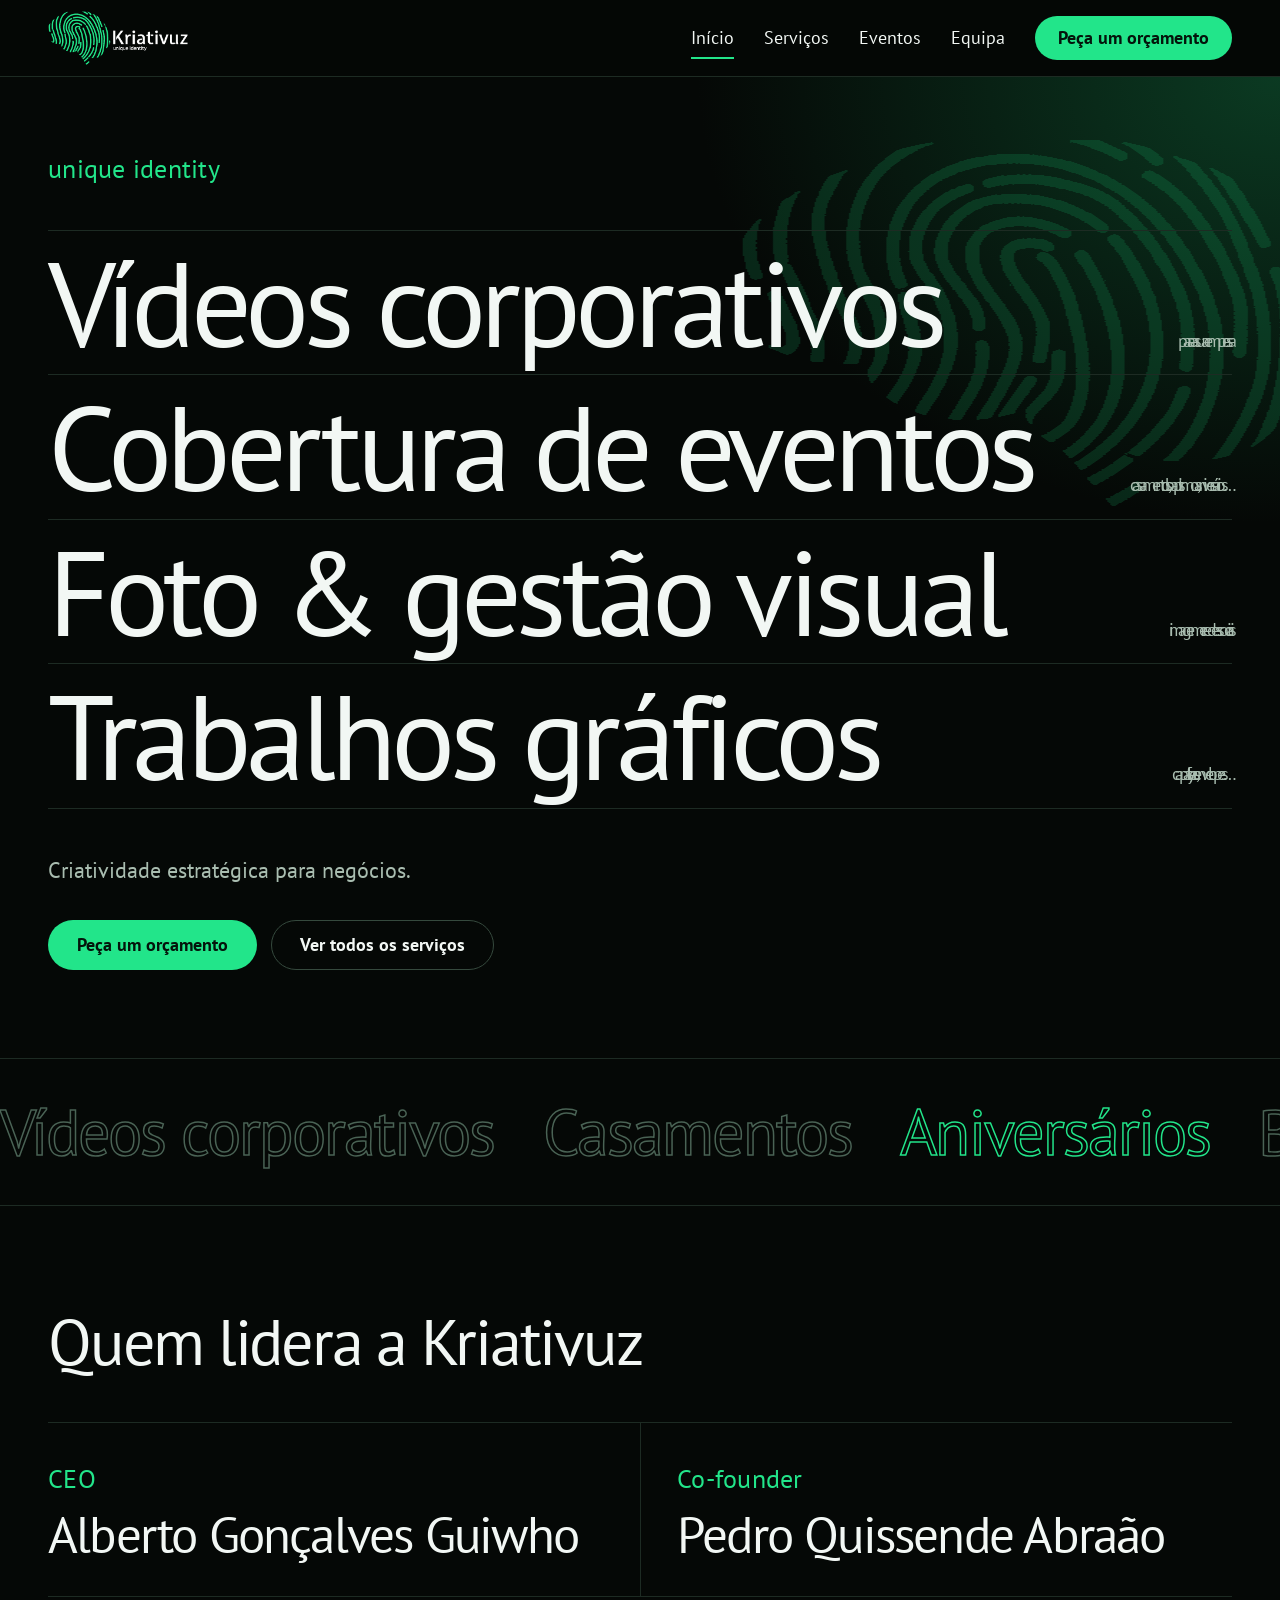
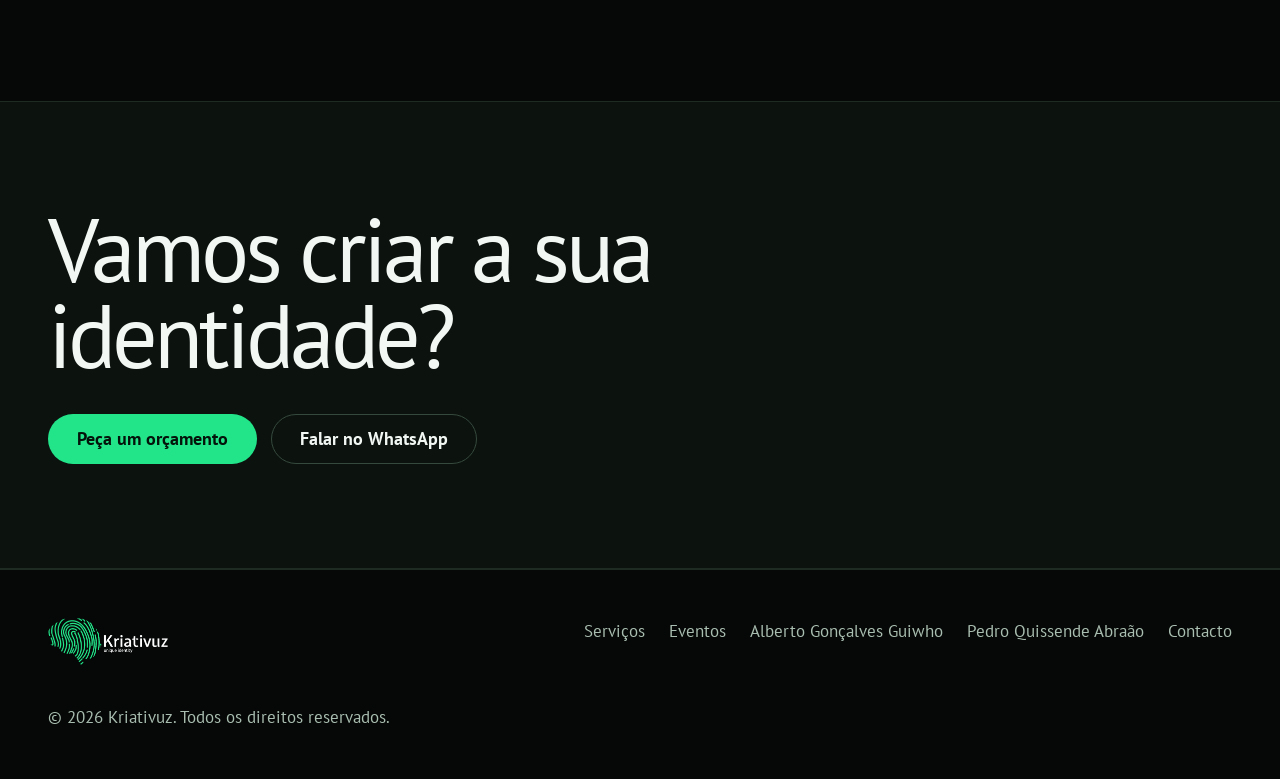
<file: index.html>
<!doctype html>
<html lang="pt-AO"><head><meta charset="utf-8"><meta name="viewport" content="width=device-width, initial-scale=1">
<title>Kriativuz – unique identity | Vídeo, foto, eventos e design</title><meta name="description" content="Vídeos corporativos, cobertura de eventos, fotografia, gestão visual e trabalhos gráficos. Criatividade estratégica para negócios."><meta name="theme-color" content="#050806">
<meta property="og:type" content="website"><meta property="og:title" content="Kriativuz – unique identity | Vídeo, foto, eventos e design"><meta property="og:description" content="Vídeos corporativos, cobertura de eventos, fotografia, gestão visual e trabalhos gráficos. Criatividade estratégica para negócios.">
<link rel="icon" type="image/png" href="assets/mark.png">
<link rel="preconnect" href="https://fonts.googleapis.com"><link rel="preconnect" href="https://fonts.gstatic.com" crossorigin>
<link href="https://fonts.googleapis.com/css2?family=PT+Sans:wght@400;700&display=swap" rel="stylesheet">
<link rel="stylesheet" href="assets/style.css"></head><body>
<a class="skip" href="#conteudo">Saltar para o conteúdo</a><div id="prog"></div><header><div class="wrap bar"><a class="brand" href="index.html" aria-label="Kriativuz – início"><img src="assets/logo.png" alt="Kriativuz – unique identity" width="140" height="55"></a>
<button class="menu" id="menu" aria-expanded="false" aria-controls="nav" aria-label="Abrir menu"><svg width="22" height="22" viewBox="0 0 24 24" fill="none" stroke="currentColor" stroke-width="2" stroke-linecap="round" aria-hidden="true"><path d="M3 6h18M3 12h18M3 18h18"/></svg></button>
<nav id="nav" aria-label="Principal"><ul><li><a href="index.html" aria-current="page">Início</a></li><li><a href="servicos.html">Serviços</a></li><li><a href="eventos.html">Eventos</a></li><li><a href="equipa.html">Equipa</a></li><li><a class="btn btn-main" href="contacto.html">Peça um orçamento</a></li></ul></nav></div></header><main id="conteudo">
<section class="hero"><img class="mark" src="assets/mark.png" alt="" width="432" height="373"><div class="wrap">
<p class="tag" style="margin:0 0 28px">unique identity</p>
<ul class="stack display">
<li><a href="servicos.html#videos">Vídeos corporativos <small>para a sua empresa</small></a></li>
<li><a href="eventos.html">Cobertura de eventos <small>casamentos, baptismos, aniversários…</small></a></li>
<li><a href="servicos.html#foto">Foto &amp; gestão visual <small>imagem e redes sociais</small></a></li>
<li><a href="servicos.html#grafico">Trabalhos gráficos <small>capas, flyers, envelopes…</small></a></li>
</ul>
<p class="lead" style="margin:0 0 32px">Criatividade estratégica para negócios.</p>
<div style="display:flex;flex-wrap:wrap;gap:14px"><a class="btn btn-main" href="contacto.html">Peça um orçamento</a><a class="btn btn-ghost" href="servicos.html">Ver todos os serviços</a></div>
</div></section>
<div class="marq" aria-hidden="true"><div><span>Vídeos corporativos</span><span>Casamentos</span><span>Aniversários</span><span>Baptismos</span><span>Noivados</span><span>Eventos corporativos</span><span>Capas</span><span>Flyers</span><span>Envelopes</span><span>Quadros digitais</span><span>Foto</span><span>Gestão visual</span><span>Vídeos corporativos</span><span>Casamentos</span><span>Aniversários</span><span>Baptismos</span><span>Noivados</span><span>Eventos corporativos</span><span>Capas</span><span>Flyers</span><span>Envelopes</span><span>Quadros digitais</span><span>Foto</span><span>Gestão visual</span></div></div>
<section><div class="wrap"><h2 class="h2">Quem lidera a Kriativuz</h2>
<div class="owners"><a href="equipa.html#alberto"><span class="tag">CEO</span><span class="n">Alberto Gonçalves Guiwho</span></a>
<a href="equipa.html#pedro"><span class="tag">Co-founder</span><span class="n">Pedro Quissende Abraão</span></a></div></div></section>
<section class="cta"><div class="wrap"><h2 class="display">Vamos criar a sua identidade?</h2><div style="display:flex;flex-wrap:wrap;gap:14px"><a class="btn btn-main" href="contacto.html">Peça um orçamento</a><a class="btn btn-ghost" href="https://wa.me/244938313789">Falar no WhatsApp</a></div></div></section></main><footer><div class="wrap"><div><img src="assets/logo.png" alt="Kriativuz" width="120" height="47"><br>© <span id="ano">2026</span> Kriativuz. Todos os direitos reservados.</div>
<ul><li><a href="servicos.html">Serviços</a></li><li><a href="eventos.html">Eventos</a></li><li><a href="equipa.html#alberto">Alberto Gonçalves Guiwho</a></li><li><a href="equipa.html#pedro">Pedro Quissende Abraão</a></li><li><a href="contacto.html">Contacto</a></li></ul></div></footer>
<script src="assets/main.js"></script></body></html>
</file>
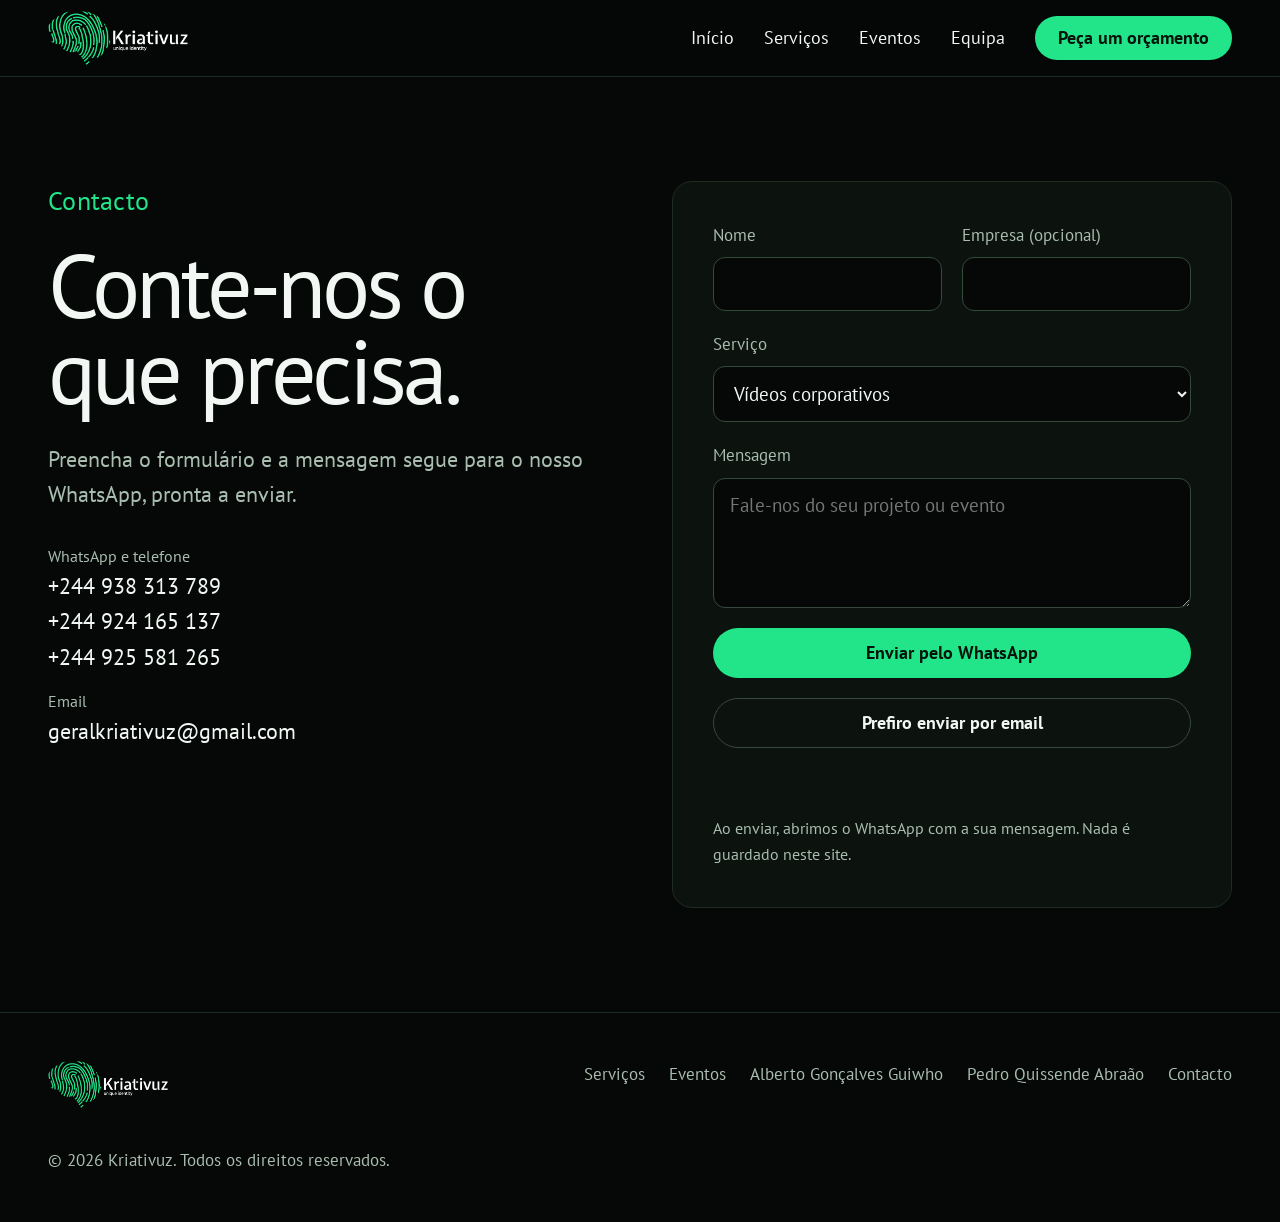
<file: contacto.html>
<!doctype html>
<html lang="pt-AO"><head><meta charset="utf-8"><meta name="viewport" content="width=device-width, initial-scale=1">
<title>Contacto | Kriativuz</title><meta name="description" content="Peça um orçamento à Kriativuz por WhatsApp ou email."><meta name="theme-color" content="#050806">
<meta property="og:type" content="website"><meta property="og:title" content="Contacto | Kriativuz"><meta property="og:description" content="Peça um orçamento à Kriativuz por WhatsApp ou email.">
<link rel="icon" type="image/png" href="assets/mark.png">
<link rel="preconnect" href="https://fonts.googleapis.com"><link rel="preconnect" href="https://fonts.gstatic.com" crossorigin>
<link href="https://fonts.googleapis.com/css2?family=PT+Sans:wght@400;700&display=swap" rel="stylesheet">
<link rel="stylesheet" href="assets/style.css"></head><body>
<a class="skip" href="#conteudo">Saltar para o conteúdo</a><div id="prog"></div><header><div class="wrap bar"><a class="brand" href="index.html" aria-label="Kriativuz – início"><img src="assets/logo.png" alt="Kriativuz – unique identity" width="140" height="55"></a>
<button class="menu" id="menu" aria-expanded="false" aria-controls="nav" aria-label="Abrir menu"><svg width="22" height="22" viewBox="0 0 24 24" fill="none" stroke="currentColor" stroke-width="2" stroke-linecap="round" aria-hidden="true"><path d="M3 6h18M3 12h18M3 18h18"/></svg></button>
<nav id="nav" aria-label="Principal"><ul><li><a href="index.html">Início</a></li><li><a href="servicos.html">Serviços</a></li><li><a href="eventos.html">Eventos</a></li><li><a href="equipa.html">Equipa</a></li><li><a class="btn btn-main" href="contacto.html" aria-current="page">Peça um orçamento</a></li></ul></nav></div></header><main id="conteudo">
<section><div class="wrap contact"><div><p class="tag" style="margin:0 0 20px">Contacto</p><h1 class="display" style="font-size:clamp(44px,7vw,104px)">Conte-nos o que precisa.</h1>
<p class="lead" style="margin-top:28px">Preencha o formulário e a mensagem segue para o nosso WhatsApp, pronta a enviar.</p>
<ul class="direct"><li><small>WhatsApp e telefone</small><a href="tel:+244938313789">+244 938 313 789</a><br><a href="tel:+244924165137">+244 924 165 137</a><br><a href="tel:+244925581265">+244 925 581 265</a></li>
<li><small>Email</small><a href="mailto:geralkriativuz@gmail.com">geralkriativuz@gmail.com</a></li></ul></div>
<form id="form" novalidate><div class="row"><label>Nome<input id="nome" autocomplete="name" required></label><label>Empresa (opcional)<input id="empresa" autocomplete="organization"></label></div>
<label>Serviço<select id="servico"><option>Vídeos corporativos</option><option>Cobertura de eventos</option><option>Foto</option><option>Gestão visual</option><option>Trabalhos gráficos</option><option>Outro / ainda não sei</option></select></label>
<label>Mensagem<textarea id="msg" required placeholder="Fale-nos do seu projeto ou evento"></textarea></label>
<button class="btn btn-main" type="submit">Enviar pelo WhatsApp</button><button class="btn btn-ghost" type="button" id="mail">Prefiro enviar por email</button>
<p id="status" role="status" aria-live="polite"></p><p class="hint">Ao enviar, abrimos o WhatsApp com a sua mensagem. Nada é guardado neste site.</p></form></div></section></main><footer><div class="wrap"><div><img src="assets/logo.png" alt="Kriativuz" width="120" height="47"><br>© <span id="ano">2026</span> Kriativuz. Todos os direitos reservados.</div>
<ul><li><a href="servicos.html">Serviços</a></li><li><a href="eventos.html">Eventos</a></li><li><a href="equipa.html#alberto">Alberto Gonçalves Guiwho</a></li><li><a href="equipa.html#pedro">Pedro Quissende Abraão</a></li><li><a href="contacto.html">Contacto</a></li></ul></div></footer>
<script src="assets/main.js"></script></body></html>
</file>
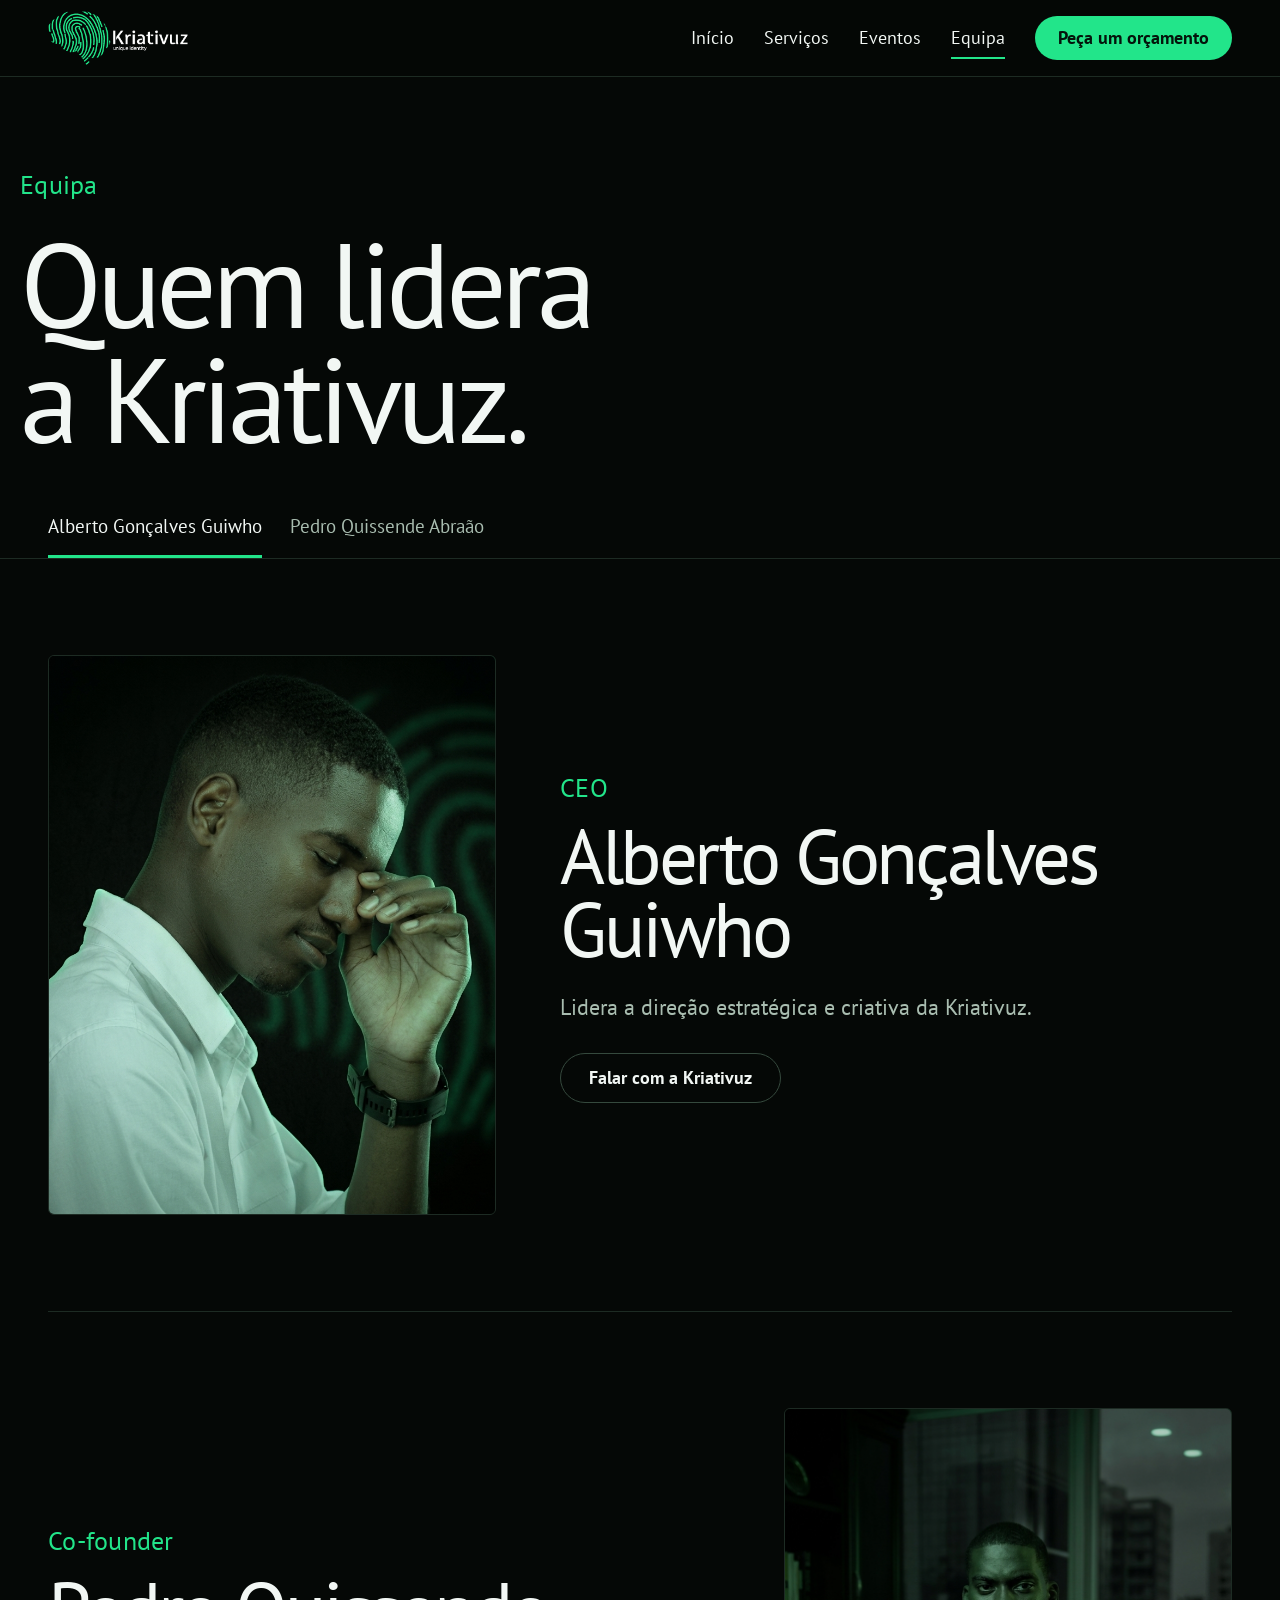
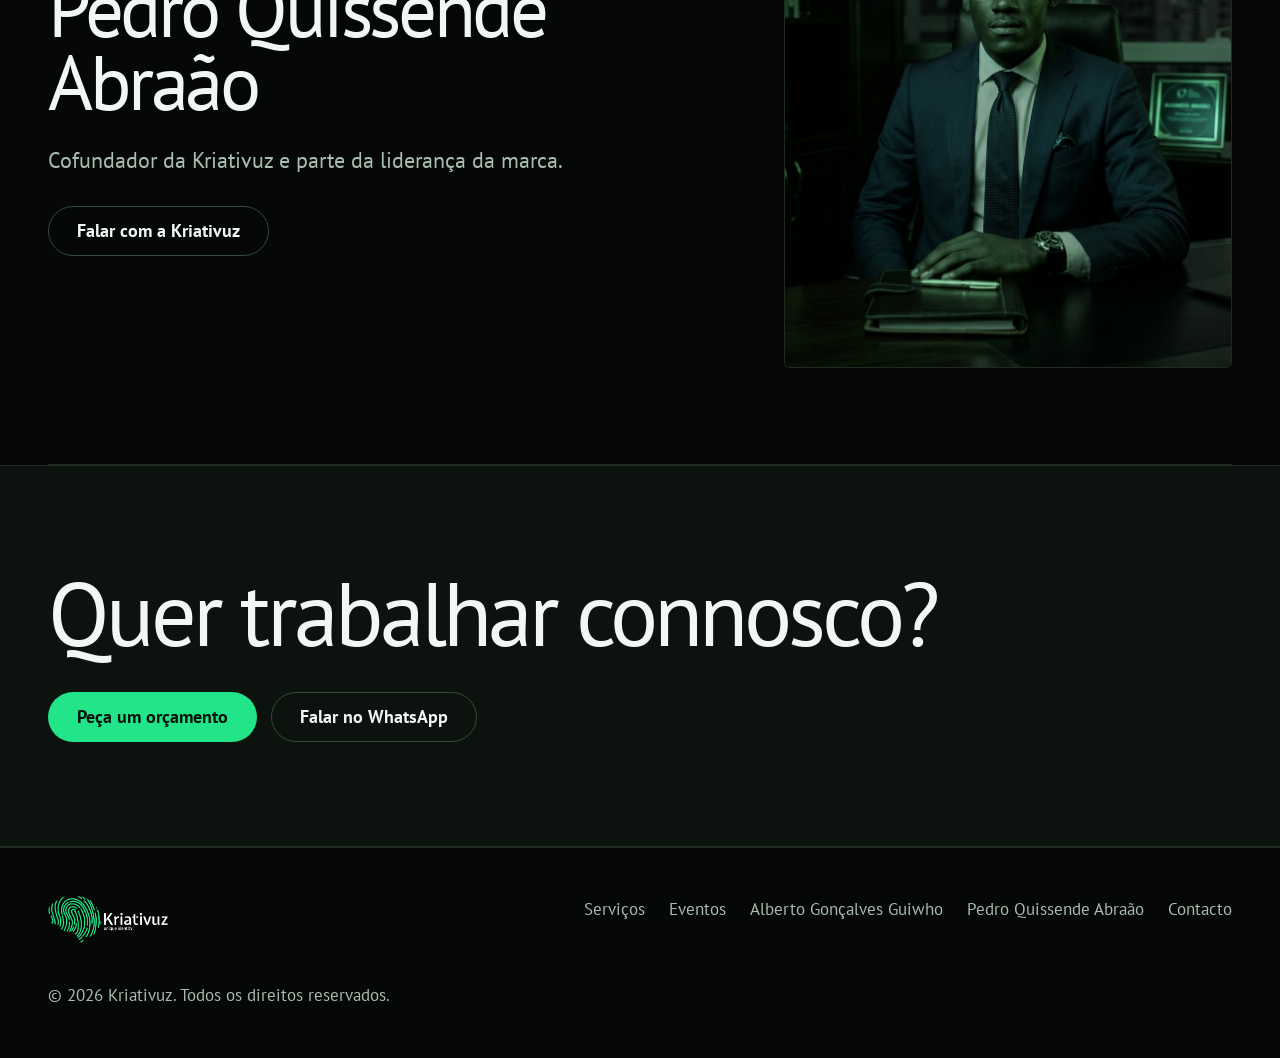
<file: equipa.html>
<!doctype html>
<html lang="pt-AO"><head><meta charset="utf-8"><meta name="viewport" content="width=device-width, initial-scale=1">
<title>Equipa | Kriativuz</title><meta name="description" content="Conheça Alberto Gonçalves Guiwho (CEO) e Pedro Quissende Abraão (Co-founder), os donos da Kriativuz."><meta name="theme-color" content="#050806">
<meta property="og:type" content="website"><meta property="og:title" content="Equipa | Kriativuz"><meta property="og:description" content="Conheça Alberto Gonçalves Guiwho (CEO) e Pedro Quissende Abraão (Co-founder), os donos da Kriativuz.">
<link rel="icon" type="image/png" href="assets/mark.png">
<link rel="preconnect" href="https://fonts.googleapis.com"><link rel="preconnect" href="https://fonts.gstatic.com" crossorigin>
<link href="https://fonts.googleapis.com/css2?family=PT+Sans:wght@400;700&display=swap" rel="stylesheet">
<link rel="stylesheet" href="assets/style.css"></head><body>
<a class="skip" href="#conteudo">Saltar para o conteúdo</a><div id="prog"></div><header><div class="wrap bar"><a class="brand" href="index.html" aria-label="Kriativuz – início"><img src="assets/logo.png" alt="Kriativuz – unique identity" width="140" height="55"></a>
<button class="menu" id="menu" aria-expanded="false" aria-controls="nav" aria-label="Abrir menu"><svg width="22" height="22" viewBox="0 0 24 24" fill="none" stroke="currentColor" stroke-width="2" stroke-linecap="round" aria-hidden="true"><path d="M3 6h18M3 12h18M3 18h18"/></svg></button>
<nav id="nav" aria-label="Principal"><ul><li><a href="index.html">Início</a></li><li><a href="servicos.html">Serviços</a></li><li><a href="eventos.html">Eventos</a></li><li><a href="equipa.html" aria-current="page">Equipa</a></li><li><a class="btn btn-main" href="contacto.html">Peça um orçamento</a></li></ul></nav></div></header><main id="conteudo">
<div class="wrap page-h" style="padding-bottom:40px"><p class="tag" style="margin:0 0 20px">Equipa</p><h1 class="display">Quem lidera<br>a Kriativuz.</h1></div>
<nav class="sub" aria-label="Sócios"><div class="wrap"><a href="#alberto" class="on">Alberto Gonçalves Guiwho</a><a href="#pedro">Pedro Quissende Abraão</a></div></nav>
<div class="wrap">
<!-- Para a foto: guarde assets/alberto.jpg e assets/pedro.jpg (proporção 4:5). Para a biografia: edite o texto abaixo. -->
<section class="person " id="alberto" style="padding-left:0;padding-right:0"><div class="ph"><span class="ini" aria-hidden="true">AG</span><img class="foto" src="assets/alberto.jpg" alt="Alberto Gonçalves Guiwho" onerror="this.remove()"></div>
<div><p class="tag" style="margin:0">CEO</p><h2 class="display">Alberto Gonçalves Guiwho</h2><p class="lead" style="margin:0 0 28px">Lidera a direção estratégica e criativa da Kriativuz.</p><a class="btn btn-ghost" href="contacto.html">Falar com a Kriativuz</a></div></section>
<section class="person rev" id="pedro" style="padding-left:0;padding-right:0"><div class="ph"><span class="ini" aria-hidden="true">PA</span><img class="foto" src="assets/pedro.jpg" alt="Pedro Quissende Abraão" onerror="this.remove()"></div>
<div><p class="tag" style="margin:0">Co-founder</p><h2 class="display">Pedro Quissende Abraão</h2><p class="lead" style="margin:0 0 28px">Cofundador da Kriativuz e parte da liderança da marca.</p><a class="btn btn-ghost" href="contacto.html">Falar com a Kriativuz</a></div></section>
</div><section class="cta"><div class="wrap"><h2 class="display">Quer trabalhar connosco?</h2><div style="display:flex;flex-wrap:wrap;gap:14px"><a class="btn btn-main" href="contacto.html">Peça um orçamento</a><a class="btn btn-ghost" href="https://wa.me/244938313789">Falar no WhatsApp</a></div></div></section></main><footer><div class="wrap"><div><img src="assets/logo.png" alt="Kriativuz" width="120" height="47"><br>© <span id="ano">2026</span> Kriativuz. Todos os direitos reservados.</div>
<ul><li><a href="servicos.html">Serviços</a></li><li><a href="eventos.html">Eventos</a></li><li><a href="equipa.html#alberto">Alberto Gonçalves Guiwho</a></li><li><a href="equipa.html#pedro">Pedro Quissende Abraão</a></li><li><a href="contacto.html">Contacto</a></li></ul></div></footer>
<script src="assets/main.js"></script></body></html>
</file>
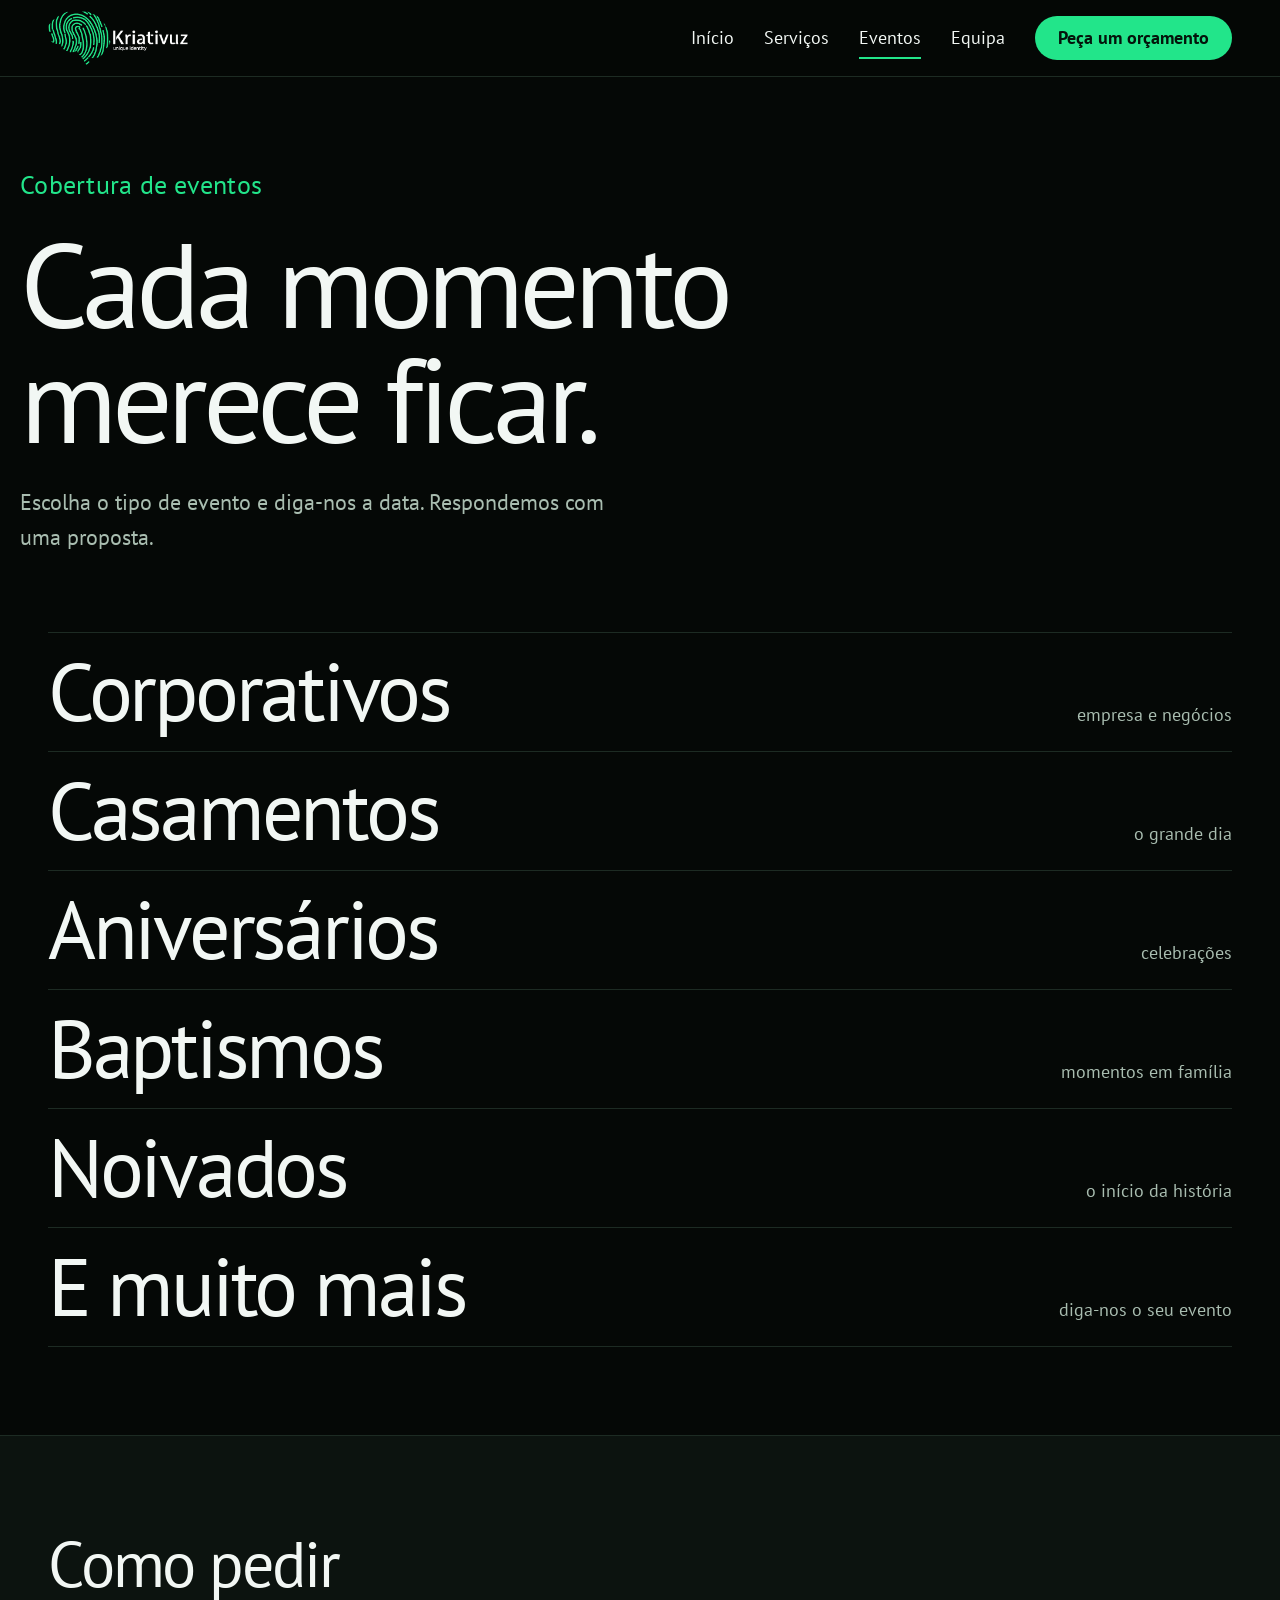
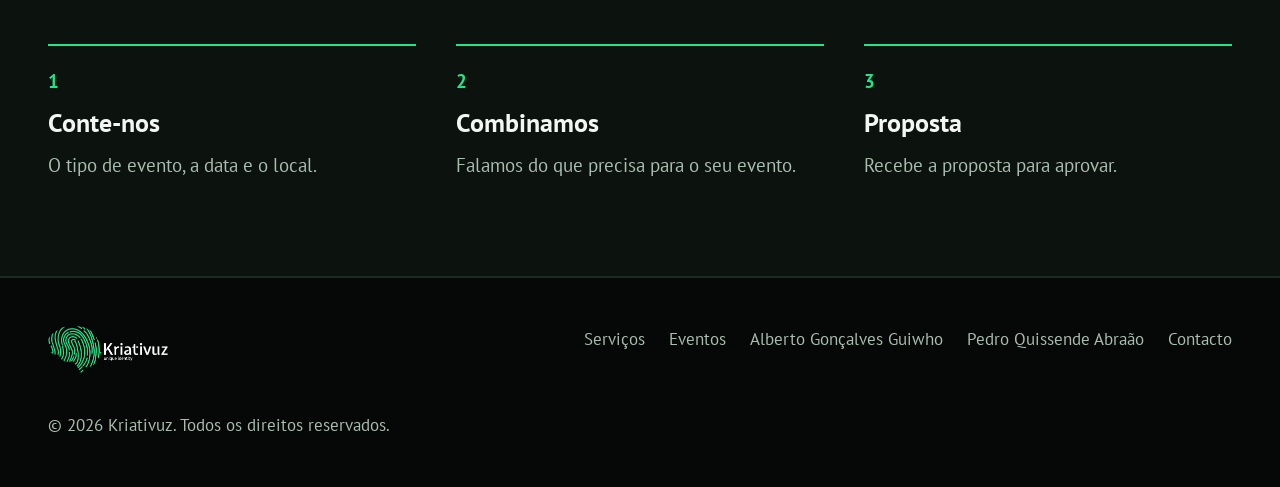
<file: eventos.html>
<!doctype html>
<html lang="pt-AO"><head><meta charset="utf-8"><meta name="viewport" content="width=device-width, initial-scale=1">
<title>Cobertura de eventos | Kriativuz</title><meta name="description" content="Cobertura de eventos corporativos, casamentos, aniversários, baptismos, noivados e muito mais."><meta name="theme-color" content="#050806">
<meta property="og:type" content="website"><meta property="og:title" content="Cobertura de eventos | Kriativuz"><meta property="og:description" content="Cobertura de eventos corporativos, casamentos, aniversários, baptismos, noivados e muito mais.">
<link rel="icon" type="image/png" href="assets/mark.png">
<link rel="preconnect" href="https://fonts.googleapis.com"><link rel="preconnect" href="https://fonts.gstatic.com" crossorigin>
<link href="https://fonts.googleapis.com/css2?family=PT+Sans:wght@400;700&display=swap" rel="stylesheet">
<link rel="stylesheet" href="assets/style.css"></head><body>
<a class="skip" href="#conteudo">Saltar para o conteúdo</a><div id="prog"></div><header><div class="wrap bar"><a class="brand" href="index.html" aria-label="Kriativuz – início"><img src="assets/logo.png" alt="Kriativuz – unique identity" width="140" height="55"></a>
<button class="menu" id="menu" aria-expanded="false" aria-controls="nav" aria-label="Abrir menu"><svg width="22" height="22" viewBox="0 0 24 24" fill="none" stroke="currentColor" stroke-width="2" stroke-linecap="round" aria-hidden="true"><path d="M3 6h18M3 12h18M3 18h18"/></svg></button>
<nav id="nav" aria-label="Principal"><ul><li><a href="index.html">Início</a></li><li><a href="servicos.html">Serviços</a></li><li><a href="eventos.html" aria-current="page">Eventos</a></li><li><a href="equipa.html">Equipa</a></li><li><a class="btn btn-main" href="contacto.html">Peça um orçamento</a></li></ul></nav></div></header><main id="conteudo">
<div class="wrap page-h"><p class="tag" style="margin:0 0 20px">Cobertura de eventos</p><h1 class="display">Cada momento<br>merece ficar.</h1><p class="lead" style="margin-top:28px">Escolha o tipo de evento e diga-nos a data. Respondemos com uma proposta.</p></div>
<div class="wrap" style="padding-bottom:88px"><ul class="evt"><li><a href="contacto.html?servico=Cobertura%20de%20eventos&amp;evento=Corporativos">Corporativos<small>empresa e negócios</small></a></li><li><a href="contacto.html?servico=Cobertura%20de%20eventos&amp;evento=Casamentos">Casamentos<small>o grande dia</small></a></li><li><a href="contacto.html?servico=Cobertura%20de%20eventos&amp;evento=Aniversários">Aniversários<small>celebrações</small></a></li><li><a href="contacto.html?servico=Cobertura%20de%20eventos&amp;evento=Baptismos">Baptismos<small>momentos em família</small></a></li><li><a href="contacto.html?servico=Cobertura%20de%20eventos&amp;evento=Noivados">Noivados<small>o início da história</small></a></li><li><a href="contacto.html?servico=Cobertura%20de%20eventos&amp;evento=E%20muito%20mais">E muito mais<small>diga-nos o seu evento</small></a></li></ul></div>
<section class="cta" style="padding:96px 0"><div class="wrap"><h2 class="h2">Como pedir</h2><ol class="steps"><li><strong>Conte-nos</strong><span>O tipo de evento, a data e o local.</span></li><li><strong>Combinamos</strong><span>Falamos do que precisa para o seu evento.</span></li><li><strong>Proposta</strong><span>Recebe a proposta para aprovar.</span></li></ol></div></section></main><footer><div class="wrap"><div><img src="assets/logo.png" alt="Kriativuz" width="120" height="47"><br>© <span id="ano">2026</span> Kriativuz. Todos os direitos reservados.</div>
<ul><li><a href="servicos.html">Serviços</a></li><li><a href="eventos.html">Eventos</a></li><li><a href="equipa.html#alberto">Alberto Gonçalves Guiwho</a></li><li><a href="equipa.html#pedro">Pedro Quissende Abraão</a></li><li><a href="contacto.html">Contacto</a></li></ul></div></footer>
<script src="assets/main.js"></script></body></html>
</file>
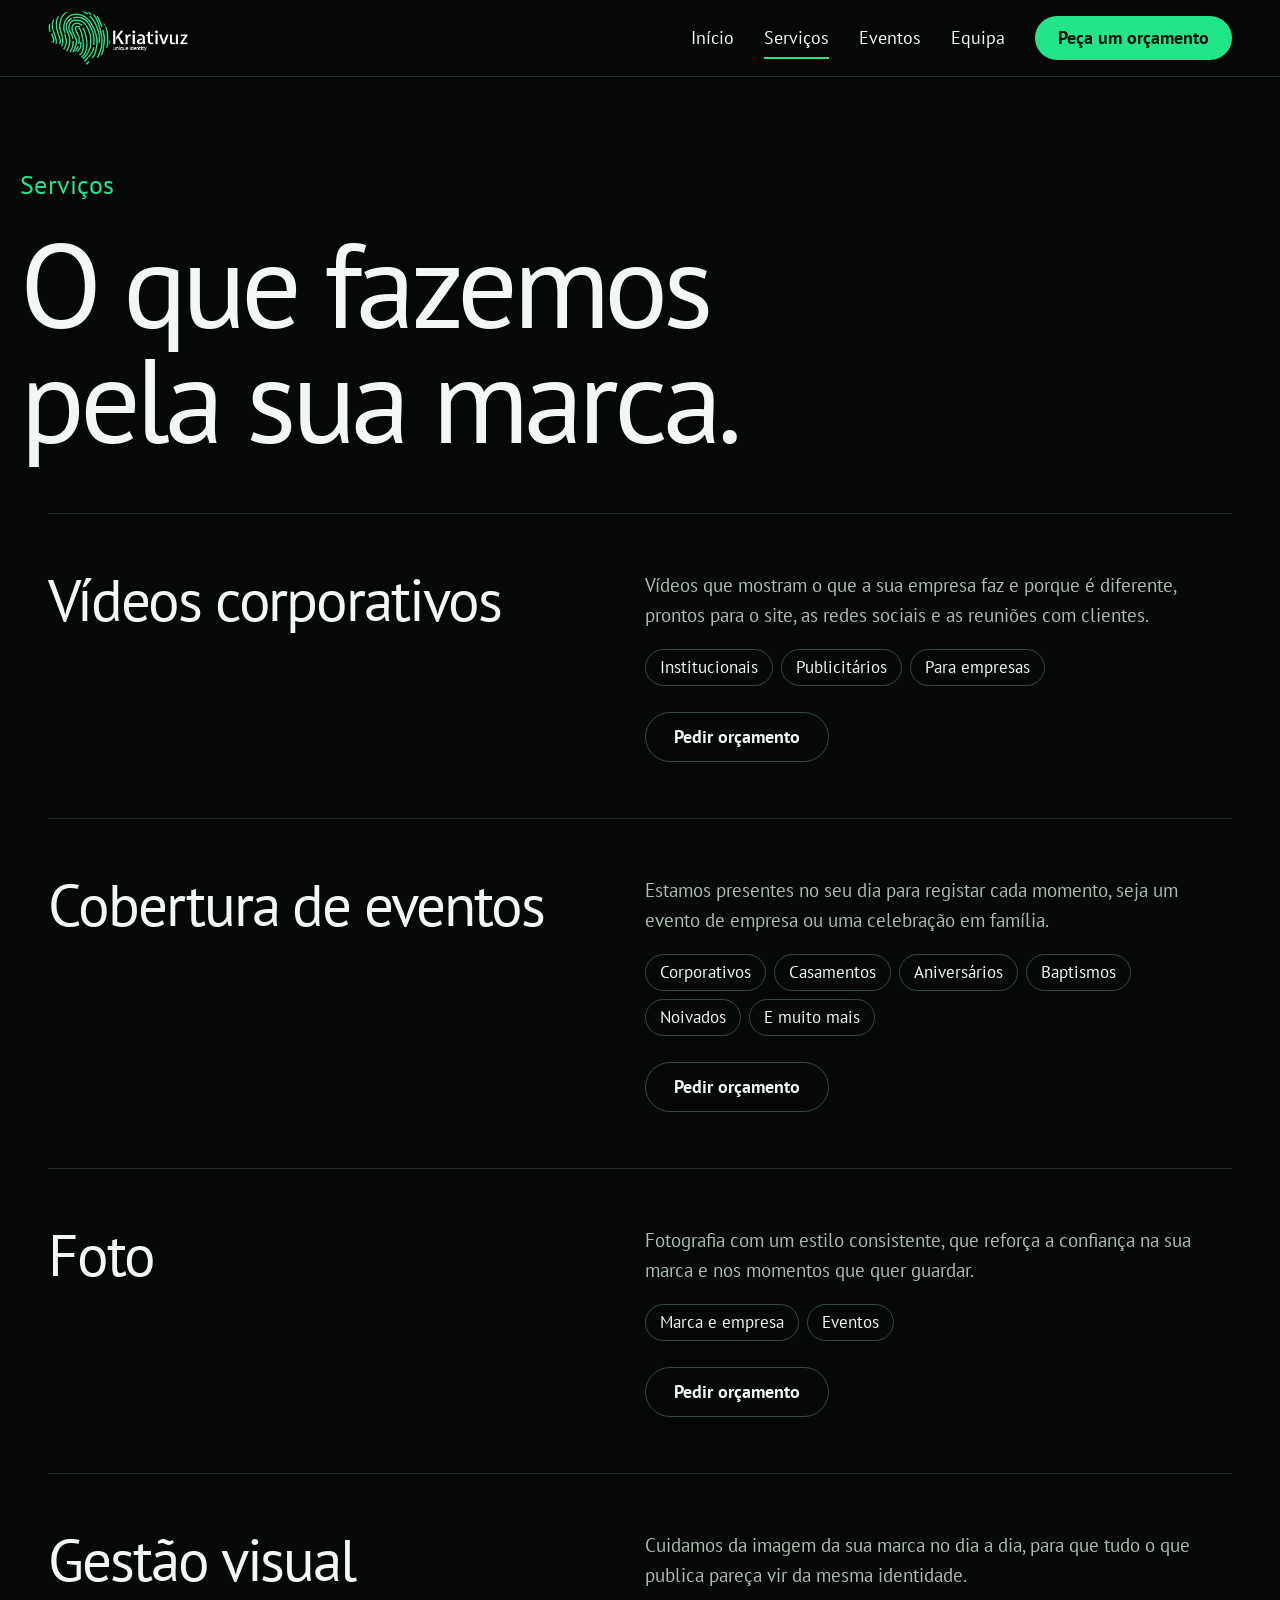
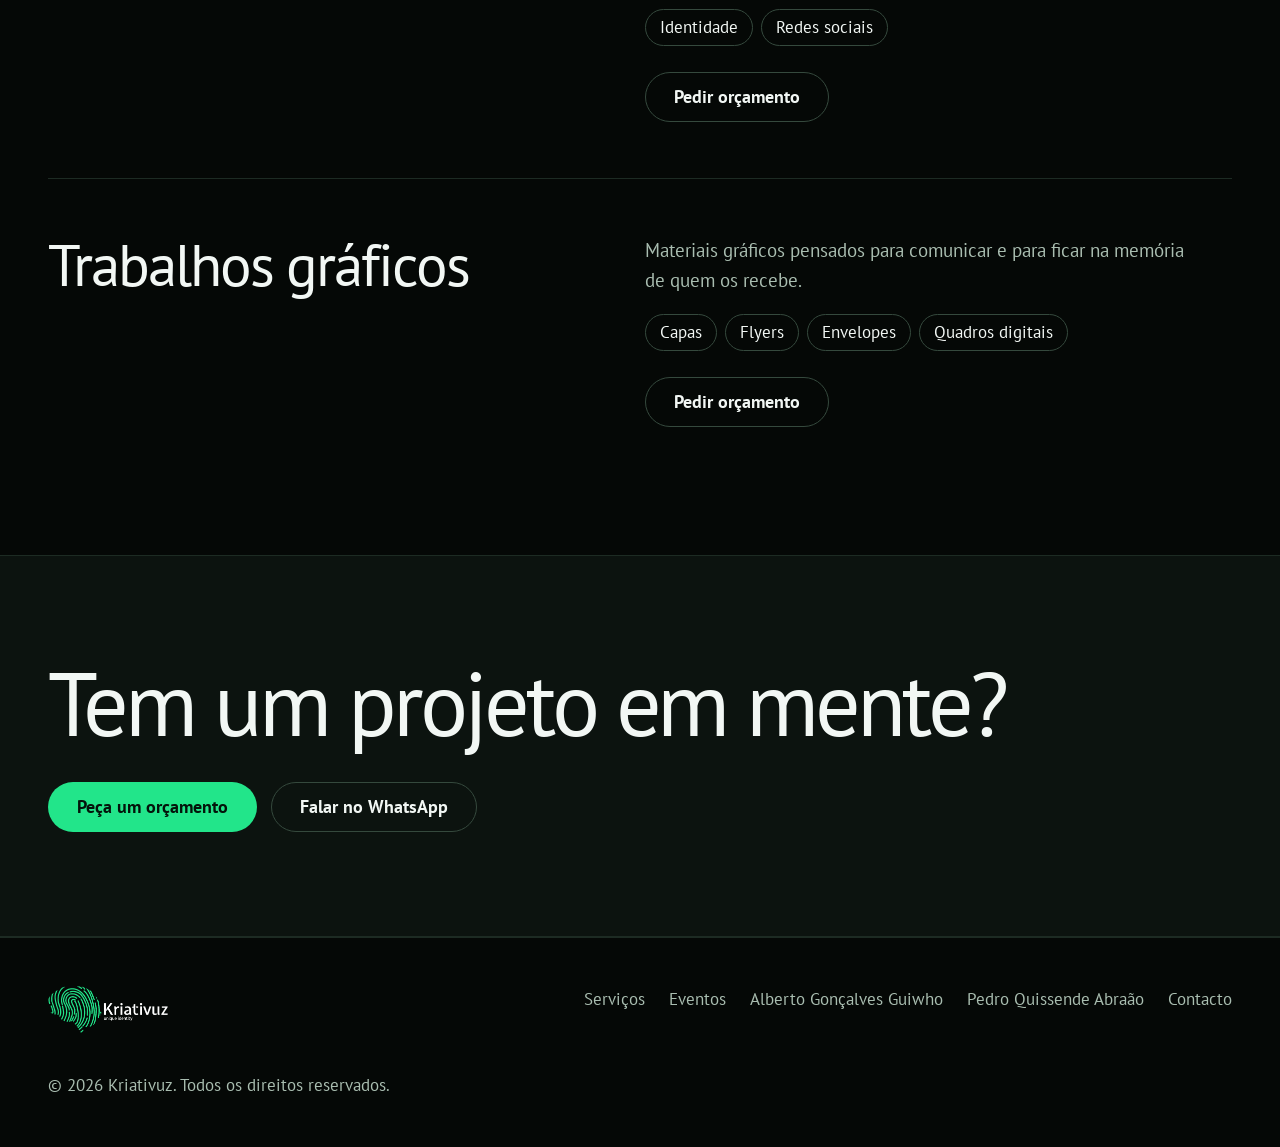
<file: servicos.html>
<!doctype html>
<html lang="pt-AO"><head><meta charset="utf-8"><meta name="viewport" content="width=device-width, initial-scale=1">
<title>Serviços | Kriativuz</title><meta name="description" content="Vídeos corporativos, cobertura de eventos, foto, gestão visual e trabalhos gráficos."><meta name="theme-color" content="#050806">
<meta property="og:type" content="website"><meta property="og:title" content="Serviços | Kriativuz"><meta property="og:description" content="Vídeos corporativos, cobertura de eventos, foto, gestão visual e trabalhos gráficos.">
<link rel="icon" type="image/png" href="assets/mark.png">
<link rel="preconnect" href="https://fonts.googleapis.com"><link rel="preconnect" href="https://fonts.gstatic.com" crossorigin>
<link href="https://fonts.googleapis.com/css2?family=PT+Sans:wght@400;700&display=swap" rel="stylesheet">
<link rel="stylesheet" href="assets/style.css"></head><body>
<a class="skip" href="#conteudo">Saltar para o conteúdo</a><div id="prog"></div><header><div class="wrap bar"><a class="brand" href="index.html" aria-label="Kriativuz – início"><img src="assets/logo.png" alt="Kriativuz – unique identity" width="140" height="55"></a>
<button class="menu" id="menu" aria-expanded="false" aria-controls="nav" aria-label="Abrir menu"><svg width="22" height="22" viewBox="0 0 24 24" fill="none" stroke="currentColor" stroke-width="2" stroke-linecap="round" aria-hidden="true"><path d="M3 6h18M3 12h18M3 18h18"/></svg></button>
<nav id="nav" aria-label="Principal"><ul><li><a href="index.html">Início</a></li><li><a href="servicos.html" aria-current="page">Serviços</a></li><li><a href="eventos.html">Eventos</a></li><li><a href="equipa.html">Equipa</a></li><li><a class="btn btn-main" href="contacto.html">Peça um orçamento</a></li></ul></nav></div></header><main id="conteudo">
<div class="wrap page-h"><p class="tag" style="margin:0 0 20px">Serviços</p><h1 class="display">O que fazemos<br>pela sua marca.</h1></div>
<div class="wrap svc" style="padding-bottom:72px"><article id="videos"><h2>Vídeos corporativos</h2><div><p>Vídeos que mostram o que a sua empresa faz e porque é diferente, prontos para o site, as redes sociais e as reuniões com clientes.</p><ul class="pills"><li>Institucionais</li><li>Publicitários</li><li>Para empresas</li></ul><a class="btn btn-ghost" href="contacto.html?servico=Vídeos%20corporativos">Pedir orçamento</a></div></article><article id="eventos"><h2>Cobertura de eventos</h2><div><p>Estamos presentes no seu dia para registar cada momento, seja um evento de empresa ou uma celebração em família.</p><ul class="pills"><li>Corporativos</li><li>Casamentos</li><li>Aniversários</li><li>Baptismos</li><li>Noivados</li><li>E muito mais</li></ul><a class="btn btn-ghost" href="contacto.html?servico=Cobertura%20de%20eventos">Pedir orçamento</a></div></article><article id="foto"><h2>Foto</h2><div><p>Fotografia com um estilo consistente, que reforça a confiança na sua marca e nos momentos que quer guardar.</p><ul class="pills"><li>Marca e empresa</li><li>Eventos</li></ul><a class="btn btn-ghost" href="contacto.html?servico=Foto">Pedir orçamento</a></div></article><article id="gestao-visual"><h2>Gestão visual</h2><div><p>Cuidamos da imagem da sua marca no dia a dia, para que tudo o que publica pareça vir da mesma identidade.</p><ul class="pills"><li>Identidade</li><li>Redes sociais</li></ul><a class="btn btn-ghost" href="contacto.html?servico=Gest%C3%A3o%20visual">Pedir orçamento</a></div></article><article id="grafico"><h2>Trabalhos gráficos</h2><div><p>Materiais gráficos pensados para comunicar e para ficar na memória de quem os recebe.</p><ul class="pills"><li>Capas</li><li>Flyers</li><li>Envelopes</li><li>Quadros digitais</li></ul><a class="btn btn-ghost" href="contacto.html?servico=Trabalhos%20gr%C3%A1ficos">Pedir orçamento</a></div></article></div><section class="cta"><div class="wrap"><h2 class="display">Tem um projeto em mente?</h2><div style="display:flex;flex-wrap:wrap;gap:14px"><a class="btn btn-main" href="contacto.html">Peça um orçamento</a><a class="btn btn-ghost" href="https://wa.me/244938313789">Falar no WhatsApp</a></div></div></section></main><footer><div class="wrap"><div><img src="assets/logo.png" alt="Kriativuz" width="120" height="47"><br>© <span id="ano">2026</span> Kriativuz. Todos os direitos reservados.</div>
<ul><li><a href="servicos.html">Serviços</a></li><li><a href="eventos.html">Eventos</a></li><li><a href="equipa.html#alberto">Alberto Gonçalves Guiwho</a></li><li><a href="equipa.html#pedro">Pedro Quissende Abraão</a></li><li><a href="contacto.html">Contacto</a></li></ul></div></footer>
<script src="assets/main.js"></script></body></html>
</file>
<file: assets/style.css>
@view-transition{navigation:auto}
:root{--bg:#050806;--surface:#0c130f;--line:#1d2b23;--text:#f2f7f4;--muted:#a9bdb0;--green:#22e58a;--ink:#04140b}
*{box-sizing:border-box}
html{scroll-behavior:smooth;scroll-padding-top:150px}
body{margin:0;background:var(--bg);color:var(--text);font-family:"PT Sans",system-ui,-apple-system,"Segoe UI",Arial,sans-serif;font-size:19px;line-height:1.6;-webkit-font-smoothing:antialiased}
img{max-width:100%;display:block}a{color:inherit}
:focus-visible{outline:3px solid var(--green);outline-offset:3px;border-radius:4px}
.wrap{max-width:1240px;margin:0 auto;padding:0 28px}
.skip{position:absolute;left:-999px;top:8px;background:var(--green);color:var(--ink);padding:10px 16px;border-radius:8px;z-index:100}.skip:focus{left:8px}
#prog{position:fixed;left:0;top:0;height:3px;width:100%;background:var(--green);transform:scaleX(0);transform-origin:0 50%;z-index:90}
header{position:sticky;top:0;z-index:50;background:rgba(5,8,6,.9);backdrop-filter:blur(10px);border-bottom:1px solid var(--line)}
.bar{display:flex;align-items:center;justify-content:space-between;height:76px}
.brand img{width:140px;height:auto}
nav ul{list-style:none;margin:0;padding:0;display:flex;align-items:center;gap:30px;font-size:18px}
nav a{text-decoration:none;padding:8px 0;border-bottom:2px solid transparent}
nav a:hover{color:var(--green)}nav a[aria-current=page]{border-bottom-color:var(--green)}
.btn{display:inline-flex;align-items:center;justify-content:center;min-height:50px;padding:12px 28px;border-radius:999px;font:700 18px/1 "PT Sans",sans-serif;text-decoration:none;border:1px solid transparent;cursor:pointer;transition:background .15s,color .15s,border-color .15s}
.btn-main{background:var(--green);color:var(--ink)}.btn-main:hover{background:#5bf0ac}
.btn-ghost{border-color:#35493d;background:transparent;color:var(--text)}.btn-ghost:hover{border-color:var(--green);color:var(--green)}
nav .btn{min-height:44px;padding:10px 22px;border-bottom:1px solid transparent}nav .btn:hover{color:var(--ink)}
.menu{display:none;background:none;border:1px solid #35493d;color:var(--text);width:48px;height:48px;border-radius:12px;cursor:pointer;align-items:center;justify-content:center}
/* tipografia da marca */
.display{margin:0;font-weight:400;font-size:clamp(46px,9.4vw,150px);line-height:.96;letter-spacing:-.045em}
.h2{margin:0 0 48px;font-weight:400;font-size:clamp(34px,5vw,68px);line-height:1;letter-spacing:-.035em}
.tag{color:var(--green);font-size:clamp(20px,2vw,26px);letter-spacing:.01em}
.lead{max-width:600px;color:var(--muted);font-size:clamp(19px,1.7vw,23px)}
b,strong{font-weight:700}
section{padding:104px 0}
.hero{position:relative;overflow:hidden;padding:72px 0 88px;background:radial-gradient(ellipse 70% 70% at 100% 0%,#0b3a22 0%,rgba(5,8,6,0) 65%)}
.hero .mark{position:absolute;right:-6%;top:6%;width:min(52vw,620px);opacity:.14;pointer-events:none}
.hero .wrap{position:relative}
.stack{list-style:none;margin:40px 0 44px;padding:0;border-top:1px solid var(--line)}
.stack a{display:flex;align-items:baseline;justify-content:space-between;gap:24px;padding:14px 0;border-bottom:1px solid var(--line);text-decoration:none;transition:padding .25s,color .2s}
.stack a:hover,.stack a:focus-visible{color:var(--green);padding-left:20px}
.stack small{color:var(--muted);font-size:18px;white-space:nowrap}
@media (prefers-reduced-motion:no-preference){.stack li{animation:up .8s cubic-bezier(.2,.7,.2,1) both}.stack li:nth-child(2){animation-delay:.1s}.stack li:nth-child(3){animation-delay:.2s}.stack li:nth-child(4){animation-delay:.3s}@keyframes up{from{opacity:0;transform:translateY(40px)}to{opacity:1;transform:none}}}
.marq{overflow:hidden;border-top:1px solid var(--line);border-bottom:1px solid var(--line);padding:22px 0}
.marq div{display:flex;gap:48px;width:max-content;animation:mq 38s linear infinite}
.marq:hover div{animation-play-state:paused}
.marq span{font-size:clamp(36px,5vw,64px);letter-spacing:-.03em;color:transparent;-webkit-text-stroke:1.5px #4a6355;white-space:nowrap}
.marq span:nth-child(3n){-webkit-text-stroke-color:var(--green)}
@keyframes mq{to{transform:translateX(-50%)}}
@media (prefers-reduced-motion:reduce){.marq div{animation:none;flex-wrap:wrap;width:auto;padding:0 28px}}
.owners{display:grid;grid-template-columns:1fr 1fr;border-top:1px solid var(--line)}
.owners a{display:block;padding:36px 28px 36px 0;text-decoration:none;border-bottom:1px solid var(--line)}
.owners a+a{padding-left:36px;border-left:1px solid var(--line)}
.owners .n{display:block;font-size:clamp(30px,4vw,56px);line-height:1.02;letter-spacing:-.035em;margin:8px 0 0}
.owners a:hover .n{color:var(--green)}
.cta{background:var(--surface);border-top:1px solid var(--line);border-bottom:1px solid var(--line)}
.cta .display{font-size:clamp(40px,7vw,104px);margin-bottom:36px;max-width:1000px}
.page-h{padding:88px 0 56px}
.svc article{display:grid;grid-template-columns:1fr 1.1fr;gap:20px 64px;padding:56px 0;border-top:1px solid var(--line)}
.svc h2{margin:0;font-weight:400;font-size:clamp(34px,4.6vw,64px);line-height:1;letter-spacing:-.035em}
.svc p{margin:0 0 18px;color:var(--muted);max-width:560px}
.pills{display:flex;flex-wrap:wrap;gap:8px;margin:0 0 26px;padding:0;list-style:none}
.pills li{border:1px solid #35493d;border-radius:999px;padding:4px 14px;font-size:17px}
.evt{list-style:none;margin:0;padding:0;border-top:1px solid var(--line)}
.evt a{display:flex;justify-content:space-between;align-items:baseline;gap:24px;padding:18px 0;border-bottom:1px solid var(--line);text-decoration:none;font-size:clamp(34px,6.4vw,92px);letter-spacing:-.04em;line-height:1;transition:padding .25s,color .2s}
.evt a:hover{color:var(--green);padding-left:20px}.evt small{font-size:18px;color:var(--muted);letter-spacing:0}
.steps{list-style:none;margin:0;padding:0;display:grid;grid-template-columns:repeat(3,1fr);gap:40px;counter-reset:s}
.steps li{counter-increment:s;border-top:2px solid var(--green);padding-top:20px}
.steps li::before{content:counter(s);display:block;color:var(--green);font-weight:700;margin-bottom:6px}
.steps strong{display:block;font-size:26px;margin-bottom:6px}.steps span{color:var(--muted)}
.sub{position:sticky;top:76px;z-index:40;background:var(--bg);border-bottom:1px solid var(--line)}
.sub .wrap{display:flex;gap:28px;overflow-x:auto}
.sub a{padding:14px 0;text-decoration:none;color:var(--muted);border-bottom:3px solid transparent;white-space:nowrap}
.sub a.on{color:var(--text);border-bottom-color:var(--green)}
.person{display:grid;grid-template-columns:.8fr 1.2fr;gap:64px;align-items:center;padding:96px 0;border-bottom:1px solid var(--line)}
.person.rev{grid-template-columns:1.2fr .8fr}.person.rev .ph{order:2}
.ph{position:relative;aspect-ratio:4/5;border-radius:6px;overflow:hidden;background:radial-gradient(ellipse at 100% 0%,#0b3a22,#0c130f 70%);border:1px solid var(--line);display:flex;align-items:center;justify-content:center}
.ph .ini{font-size:clamp(90px,13vw,190px);letter-spacing:-.06em;color:transparent;-webkit-text-stroke:2px var(--green)}
.ph img.foto{position:absolute;inset:0;width:100%;height:100%;object-fit:cover}
.person .display{font-size:clamp(40px,6vw,92px);margin:10px 0 24px}
.contact{display:grid;grid-template-columns:1fr 1fr;gap:64px;align-items:start}
.direct{list-style:none;margin:32px 0 0;padding:0;display:flex;flex-direction:column;gap:14px;font-size:22px}
.direct small{display:block;color:var(--muted);font-size:16px}.direct a{text-decoration:none}.direct a:hover{color:var(--green)}
form{background:var(--surface);border:1px solid var(--line);border-radius:20px;padding:clamp(24px,4vw,40px);display:flex;flex-direction:column;gap:20px}
label{display:flex;flex-direction:column;gap:8px;font-size:17px;color:var(--muted)}
input,select,textarea{font:400 19px "PT Sans",sans-serif;color:var(--text);background:var(--bg);border:1px solid #35493d;border-radius:12px;padding:14px 16px;min-height:50px;width:100%}
textarea{min-height:130px;resize:vertical}
input:focus,select:focus,textarea:focus{outline:3px solid var(--green);outline-offset:1px;border-color:var(--green)}
.row{display:grid;grid-template-columns:1fr 1fr;gap:20px}
.hint{margin:0;font-size:16px;color:var(--muted)}#status{min-height:1.5em;margin:0;color:var(--green)}#status.err{color:#ff9d8f}
footer{border-top:1px solid var(--line);padding:48px 0;color:var(--muted);font-size:17px}
footer .wrap{display:flex;flex-wrap:wrap;justify-content:space-between;gap:24px}
footer img{width:120px;height:auto;margin-bottom:12px}footer ul{list-style:none;margin:0;padding:0;display:flex;flex-wrap:wrap;gap:8px 24px}footer a{text-decoration:none}footer a:hover{color:var(--green)}
@media (max-width:900px){.svc article,.contact,.person,.person.rev{grid-template-columns:1fr}.person.rev .ph{order:0}.ph{max-width:420px}.steps{grid-template-columns:1fr}.owners{grid-template-columns:1fr}.owners a+a{padding-left:0;border-left:0}section{padding:72px 0}.stack small{display:none}.person{gap:32px;padding:64px 0}}
@media (max-width:820px){.menu{display:inline-flex}nav{position:absolute;left:0;right:0;top:76px;background:var(--bg);border-bottom:1px solid var(--line);display:none}nav.open{display:block}nav ul{flex-direction:column;align-items:stretch;gap:0;padding:8px 28px 24px}nav li a{display:block;padding:14px 0;border-bottom:1px solid var(--line)}nav li:last-child a{border:0;margin-top:16px;display:flex}}
@media (max-width:560px){.wrap{padding:0 20px}.row{grid-template-columns:1fr}}
</file>
